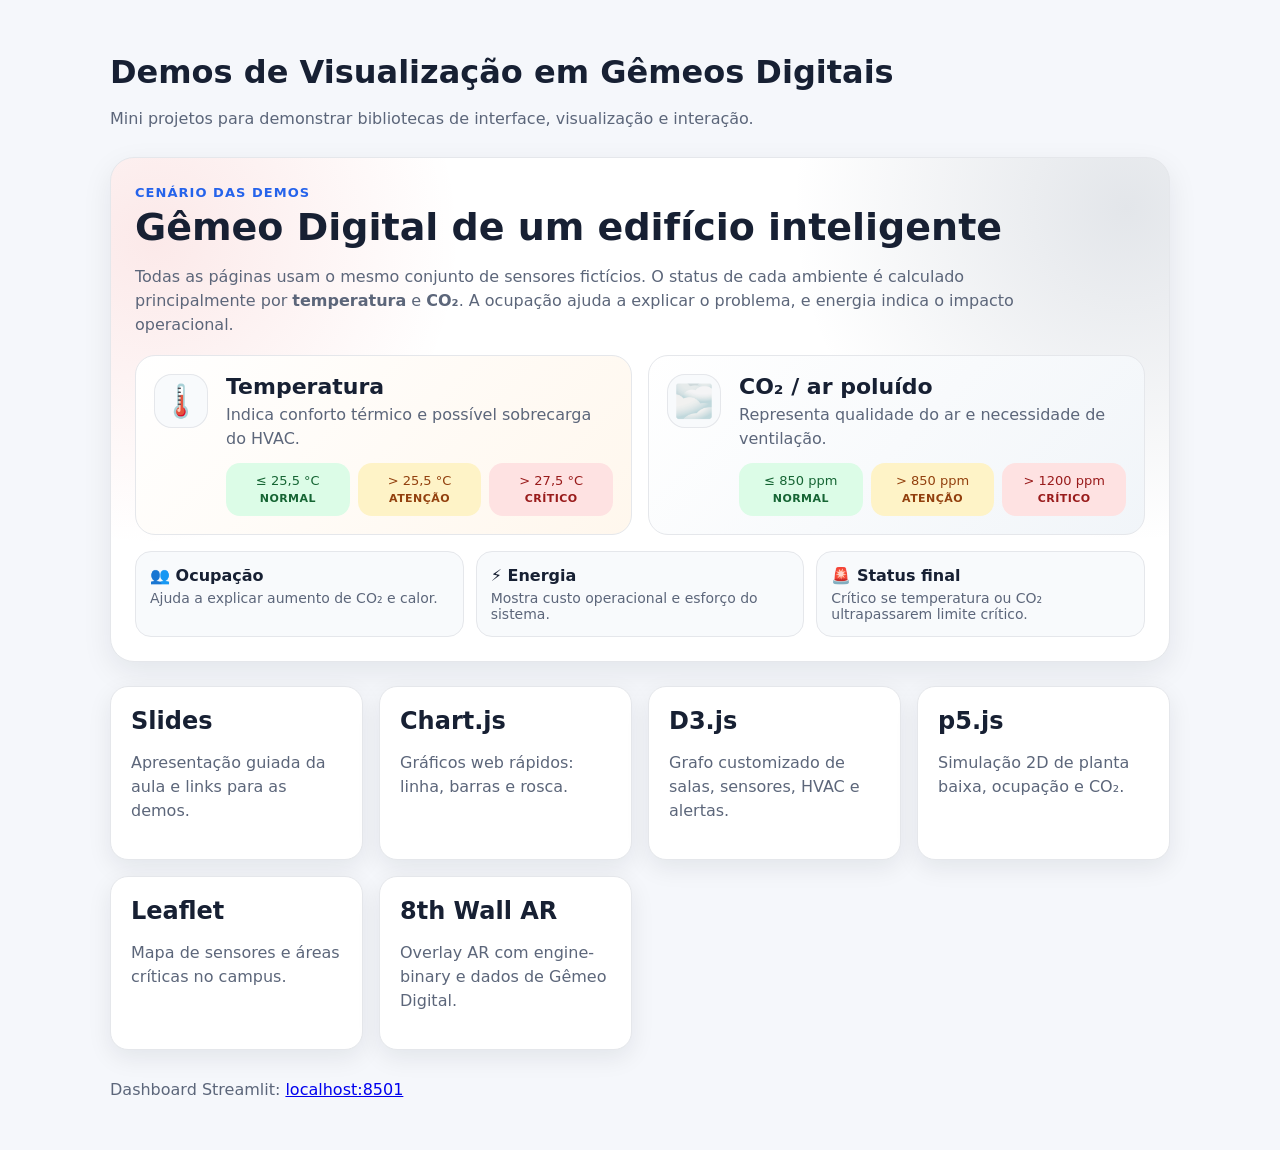
<file: web/index.html>
<!doctype html>
<html lang="pt-BR">
<head>
  <meta charset="utf-8" />
  <meta name="viewport" content="width=device-width, initial-scale=1" />
  <title>Demos - Gêmeos Digitais</title>
  <link rel="stylesheet" href="style.css" />
</head>
<body>
  <main class="container">
    <h1>Demos de Visualização em Gêmeos Digitais</h1>
    <p>Mini projetos para demonstrar bibliotecas de interface, visualização e interação.</p>

    <section class="metrics-panel">
      <div class="metrics-intro">
        <span class="eyebrow">Cenário das demos</span>
        <h2>Gêmeo Digital de um edifício inteligente</h2>
        <p>
          Todas as páginas usam o mesmo conjunto de sensores fictícios.
          O status de cada ambiente é calculado principalmente por
          <strong>temperatura</strong> e <strong>CO₂</strong>.
          A ocupação ajuda a explicar o problema, e energia indica o impacto operacional.
        </p>
      </div>

      <div class="metric-cards">
        <article class="metric-card thermometer">
          <div class="metric-icon" aria-hidden="true">🌡️</div>
          <div>
            <h3>Temperatura</h3>
            <p>Indica conforto térmico e possível sobrecarga do HVAC.</p>
            <div class="status-scale">
              <span class="scale-item normal">≤ 25,5 °C<br><b>normal</b></span>
              <span class="scale-item atencao">&gt; 25,5 °C<br><b>atenção</b></span>
              <span class="scale-item critico">&gt; 27,5 °C<br><b>crítico</b></span>
            </div>
          </div>
        </article>

        <article class="metric-card air">
          <div class="metric-icon" aria-hidden="true">🌫️</div>
          <div>
            <h3>CO₂ / ar poluído</h3>
            <p>Representa qualidade do ar e necessidade de ventilação.</p>
            <div class="status-scale">
              <span class="scale-item normal">≤ 850 ppm<br><b>normal</b></span>
              <span class="scale-item atencao">&gt; 850 ppm<br><b>atenção</b></span>
              <span class="scale-item critico">&gt; 1200 ppm<br><b>crítico</b></span>
            </div>
          </div>
        </article>
      </div>

      <div class="support-metrics">
        <div>
          <strong>👥 Ocupação</strong>
          <span>Ajuda a explicar aumento de CO₂ e calor.</span>
        </div>
        <div>
          <strong>⚡ Energia</strong>
          <span>Mostra custo operacional e esforço do sistema.</span>
        </div>
        <div>
          <strong>🚨 Status final</strong>
          <span>Crítico se temperatura ou CO₂ ultrapassarem limite crítico.</span>
        </div>
      </div>
    </section>

    <section class="grid">
      <a class="card" href="slides/">
        <h2>Slides</h2>
        <p>Apresentação guiada da aula e links para as demos.</p>
      </a>
      <a class="card" href="chartjs/">
        <h2>Chart.js</h2>
        <p>Gráficos web rápidos: linha, barras e rosca.</p>
      </a>
      <a class="card" href="d3/">
        <h2>D3.js</h2>
        <p>Grafo customizado de salas, sensores, HVAC e alertas.</p>
      </a>
      <a class="card" href="p5/">
        <h2>p5.js</h2>
        <p>Simulação 2D de planta baixa, ocupação e CO₂.</p>
      </a>
      <a class="card" href="leaflet/">
        <h2>Leaflet</h2>
        <p>Mapa de sensores e áreas críticas no campus.</p>
      </a>
      <a class="card" href="8thwall-digital-twin/">
        <h2>8th Wall AR</h2>
        <p>Overlay AR com engine-binary e dados de Gêmeo Digital.</p>
      </a>
    </section>

    <p class="note">Dashboard Streamlit: <a href="http://localhost:8501">localhost:8501</a></p>
  </main>
</body>
</html>
</file>
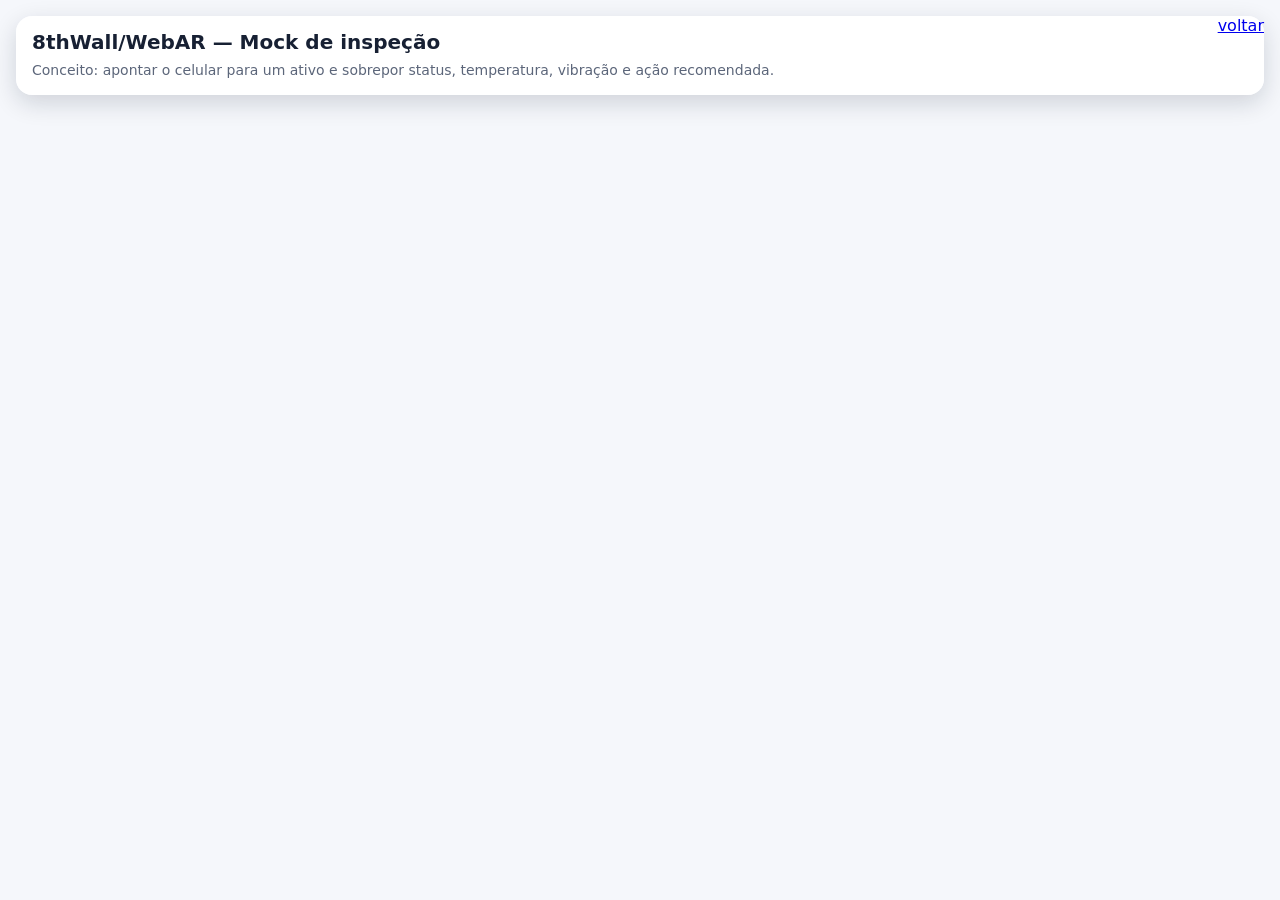
<file: web/8thwall-mock/index.html>
<!doctype html>
<html lang="pt-BR">
<head>
  <meta charset="utf-8" />
  <meta name="viewport" content="width=device-width, initial-scale=1" />
  <title>8thWall Mock - Overlay AR</title>
  <link rel="stylesheet" href="../style.css" />
  <script src="https://aframe.io/releases/1.5.0/aframe.min.js"></script>
  <style>
    body { margin: 0; }
    .hud {
      position: fixed; z-index: 5; left: 16px; right: 16px; top: 16px;
      background: rgba(255,255,255,.92); padding: 14px 16px; border-radius: 16px;
      box-shadow: 0 8px 24px rgba(15,23,42,.16);
    }
    .hud h1 { font-size: 20px; margin: 0 0 6px; }
    .hud p { margin: 0; font-size: 14px; }
    .back { position: fixed; z-index: 6; right: 16px; top: 16px; }
  </style>
</head>
<body>
  <a class="back" href="../">voltar</a>
  <div class="hud">
    <h1>8thWall/WebAR — Mock de inspeção</h1>
    <p>Conceito: apontar o celular para um ativo e sobrepor status, temperatura, vibração e ação recomendada.</p>
  </div>

  <a-scene background="color: #e5e7eb" embedded>
    <a-entity position="0 1.6 4">
      <a-camera></a-camera>
    </a-entity>

    <a-entity position="0 1.5 -3" rotation="0 25 0">
      <a-box position="0 0 0" depth="0.9" height="1.4" width="1.2" color="#64748b"></a-box>
      <a-cylinder position="0 .95 0" radius=".35" height=".2" color="#334155"></a-cylinder>
      <a-text value="HVAC-A" position="-.45 .2 .48" color="#fff" width="3"></a-text>
    </a-entity>

    <a-plane position="1.45 1.75 -2.65" rotation="0 -20 0" width="1.85" height="1.2" color="#111827" opacity="0.92"></a-plane>
    <a-text value="Ativo: HVAC-A\nStatus: ATENCAO\nTemp: 27.2 C\nVibracao: 6.8 mm/s\nCO2 zona: 1180 ppm\nAcao: verificar filtros" position=".62 2.08 -2.58" rotation="0 -20 0" width="2.1" color="#fff"></a-text>
    <a-sphere position=".68 1.2 -2.55" radius=".08" color="#ca8a04"></a-sphere>

    <a-light type="ambient" intensity="0.75"></a-light>
    <a-light type="directional" position="2 4 3" intensity="0.8"></a-light>
  </a-scene>
</body>
</html>
</file>
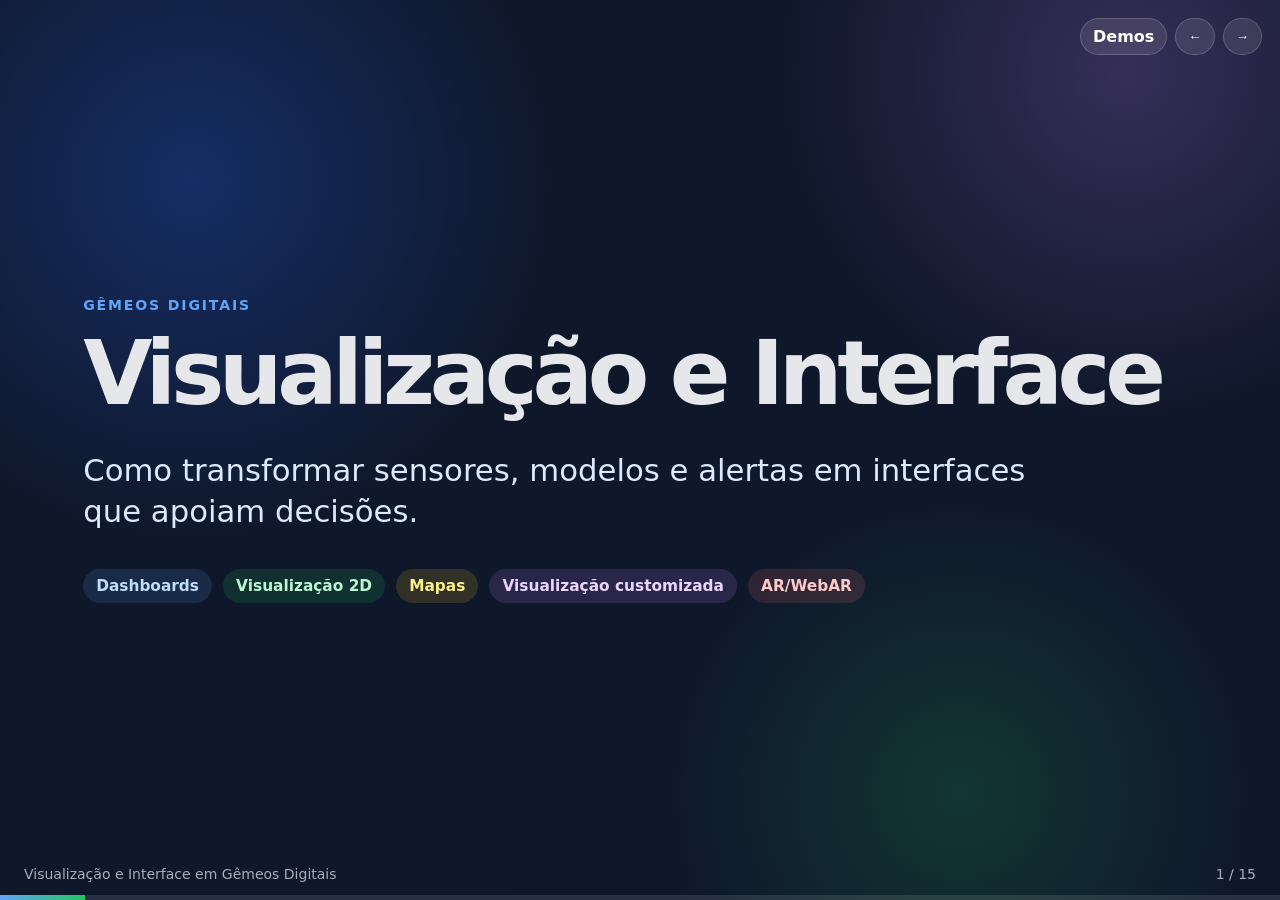
<file: web/slides/index.html>
<!doctype html>
<html lang="pt-BR">
<head>
  <meta charset="utf-8" />
  <meta name="viewport" content="width=device-width, initial-scale=1" />
  <title>Slides — Visualização em Gêmeos Digitais</title>
  <style>
    :root {
      --bg: #0f172a;
      --panel: #111827;
      --card: rgba(255,255,255,.08);
      --card-border: rgba(255,255,255,.14);
      --text: #e5e7eb;
      --muted: #94a3b8;
      --blue: #60a5fa;
      --green: #22c55e;
      --yellow: #facc15;
      --red: #f87171;
      --purple: #c084fc;
      --cyan: #22d3ee;
    }

    * { box-sizing: border-box; }
    html, body { margin: 0; height: 100%; overflow: hidden; }
    body {
      font-family: Inter, ui-sans-serif, system-ui, -apple-system, BlinkMacSystemFont, "Segoe UI", sans-serif;
      background:
        radial-gradient(circle at 15% 20%, rgba(37, 99, 235, .30), transparent 28%),
        radial-gradient(circle at 88% 8%, rgba(192, 132, 252, .22), transparent 25%),
        radial-gradient(circle at 75% 88%, rgba(34, 197, 94, .18), transparent 24%),
        var(--bg);
      color: var(--text);
    }

    .deck { width: 100vw; height: 100vh; position: relative; }
    .slide {
      position: absolute;
      inset: 0;
      display: none;
      padding: 5.4vh 6.5vw;
      align-items: center;
      justify-content: center;
    }
    .slide.active { display: flex; }
    .content { width: min(1220px, 100%); }

    .kicker {
      color: var(--blue);
      text-transform: uppercase;
      letter-spacing: .13em;
      font-weight: 850;
      font-size: clamp(12px, 1.1vw, 17px);
      margin-bottom: 14px;
    }

    h1, h2 { margin: 0; line-height: 1.03; }
    h1 { font-size: clamp(44px, 7vw, 96px); letter-spacing: -0.06em; }
    h2 { font-size: clamp(34px, 4.8vw, 70px); letter-spacing: -0.045em; }
    h3 { margin: 0 0 8px; font-size: clamp(21px, 2vw, 32px); }
    h4 { margin: 0 0 8px; font-size: clamp(17px, 1.45vw, 22px); color: #dbeafe; }
    p, li { font-size: clamp(18px, 1.7vw, 28px); line-height: 1.34; color: var(--muted); }
    p.lead { font-size: clamp(23px, 2.4vw, 38px); max-width: 1000px; color: #dbeafe; }
    strong { color: white; }
    small { color: #cbd5e1; }

    .grid { display: grid; gap: 18px; }
    .grid.cols-2 { grid-template-columns: repeat(2, minmax(0, 1fr)); }
    .grid.cols-3 { grid-template-columns: repeat(3, minmax(0, 1fr)); }
    .grid.cols-4 { grid-template-columns: repeat(4, minmax(0, 1fr)); }

    .card {
      background: var(--card);
      border: 1px solid var(--card-border);
      border-radius: 26px;
      padding: 22px;
      box-shadow: 0 24px 60px rgba(0,0,0,.18);
      backdrop-filter: blur(10px);
    }
    .card.light { background: rgba(255,255,255,.94); color: #172033; }
    .card.light p, .card.light li { color: #475569; }
    .card.light strong { color: #0f172a; }

    .pill {
      display: inline-flex;
      align-items: center;
      gap: 8px;
      border-radius: 999px;
      padding: 8px 13px;
      background: rgba(96,165,250,.14);
      color: #bfdbfe;
      font-weight: 800;
      font-size: clamp(13px, 1.2vw, 18px);
      margin: 6px 6px 0 0;
    }
    .pill.green { background: rgba(34,197,94,.14); color: #bbf7d0; }
    .pill.yellow { background: rgba(250,204,21,.14); color: #fef08a; }
    .pill.red { background: rgba(248,113,113,.14); color: #fecaca; }
    .pill.purple { background: rgba(192,132,252,.14); color: #e9d5ff; }

    .flow {
      display: grid;
      grid-template-columns: repeat(6, minmax(0, 1fr));
      gap: 10px;
      align-items: center;
      margin-top: 28px;
    }
    .step {
      text-align: center;
      padding: 18px 12px;
      border-radius: 22px;
      background: rgba(255,255,255,.1);
      border: 1px solid rgba(255,255,255,.16);
      font-size: clamp(15px, 1.45vw, 23px);
      font-weight: 850;
    }

    .two-pane {
      display: grid;
      grid-template-columns: .92fr 1.08fr;
      gap: 28px;
      align-items: stretch;
      margin-top: 28px;
    }
    .tool-title { display: flex; gap: 14px; align-items: center; margin-bottom: 10px; }
    .tool-icon { font-size: clamp(34px, 4vw, 58px); line-height: 1; }
    .tool-title h2 { font-size: clamp(34px, 4.5vw, 66px); }

    .compact p, .compact li { font-size: clamp(16px, 1.32vw, 22px); }
    .compact ul { padding-left: 22px; margin: 10px 0 0; }

    .demo-link {
      display: inline-block;
      text-decoration: none;
      color: white;
      padding: 13px 16px;
      border-radius: 15px;
      background: rgba(96,165,250,.18);
      border: 1px solid rgba(96,165,250,.34);
      margin: 8px 8px 0 0;
      font-size: clamp(16px, 1.25vw, 21px);
      font-weight: 850;
    }
    .demo-link:hover { background: rgba(96,165,250,.30); }
    .demo-link.dark { color: #2563eb; background: rgba(37,99,235,.08); border-color: rgba(37,99,235,.18); }

    .mini-table { display: grid; gap: 10px; margin-top: 18px; }
    .row {
      display: grid;
      grid-template-columns: 185px 1fr;
      gap: 12px;
      padding: 12px 14px;
      border-radius: 16px;
      background: rgba(255,255,255,.07);
      border: 1px solid rgba(255,255,255,.12);
      align-items: center;
    }
    .row b { color: #fff; }
    .row span { color: #cbd5e1; font-size: clamp(15px, 1.18vw, 20px); line-height: 1.28; }

    .decision { min-height: 160px; }
    .decision p { font-size: clamp(15px, 1.25vw, 20px); margin-bottom: 0; }

    .qr-slide {
      display: grid;
      grid-template-columns: .92fr minmax(280px, 420px);
      gap: 38px;
      align-items: center;
      margin-top: 28px;
    }
    .qr-box {
      background: white;
      border-radius: 30px;
      padding: 22px;
      box-shadow: 0 28px 70px rgba(0,0,0,.28);
    }
    .qr-box img {
      display: block;
      width: 100%;
      height: auto;
      border-radius: 18px;
    }
    .qr-caption {
      margin-top: 14px;
      color: #cbd5e1;
      font-size: clamp(15px, 1.2vw, 20px);
    }

    .metric-legend {
      display: grid;
      grid-template-columns: repeat(2, minmax(0, 1fr));
      gap: 14px;
      margin-top: 18px;
    }
    .metric-box h4 { margin-bottom: 12px; }
    .scale {
      display: grid;
      grid-template-columns: repeat(3, minmax(0, 1fr));
      gap: 8px;
    }
    .scale span {
      display: block;
      border-radius: 14px;
      padding: 10px 8px;
      font-size: clamp(12px, .95vw, 15px);
      line-height: 1.2;
      text-align: center;
      color: #0f172a;
      font-weight: 750;
    }
    .scale .ok { background: #bbf7d0; }
    .scale .warn { background: #fef08a; }
    .scale .bad { background: #fecaca; }
    .scenario-text p { font-size: clamp(15px, 1.22vw, 20px); margin: 10px 0 0; }

    .footer {
      position: fixed;
      left: 24px;
      right: 24px;
      bottom: 18px;
      display: flex;
      justify-content: space-between;
      gap: 20px;
      color: rgba(226,232,240,.72);
      font-size: 14px;
      z-index: 20;
      pointer-events: none;
    }
    .progress {
      position: fixed;
      left: 0;
      right: 0;
      bottom: 0;
      height: 5px;
      background: rgba(255,255,255,.1);
      z-index: 30;
    }
    .bar { height: 100%; background: linear-gradient(90deg, var(--blue), var(--green)); width: 0; }

    .nav {
      position: fixed;
      top: 18px;
      right: 18px;
      z-index: 40;
      display: flex;
      gap: 8px;
    }
    .nav button, .nav a {
      border: 1px solid rgba(255,255,255,.18);
      background: rgba(255,255,255,.1);
      color: white;
      border-radius: 999px;
      padding: 8px 12px;
      text-decoration: none;
      cursor: pointer;
      font-weight: 800;
    }

    .note { font-size: clamp(15px, 1.25vw, 20px); color: #cbd5e1; }
    .blue { color: var(--blue); }
    .green { color: var(--green); }
    .yellow { color: var(--yellow); }
    .red { color: var(--red); }
    .purple { color: var(--purple); }
    .cyan { color: var(--cyan); }

    @media (max-width: 900px) {
      html, body { overflow: auto; }
      .slide { padding: 6vh 5vw 10vh; align-items: flex-start; overflow-y: auto; }
      .grid.cols-2, .grid.cols-3, .grid.cols-4, .two-pane, .flow, .metric-legend, .qr-slide { grid-template-columns: 1fr; }
      .row { grid-template-columns: 1fr; }
      .footer { display: none; }
      .nav { top: auto; bottom: 14px; left: 14px; right: 14px; justify-content: center; }
    }

    @media print {
      html, body { height: auto; overflow: auto; background: white; color: black; }
      .slide { position: relative; display: flex !important; min-height: 100vh; page-break-after: always; background: white; color: black; }
      .nav, .footer, .progress { display: none; }
      .card, .row { border: 1px solid #ddd; background: white; color: black; box-shadow: none; }
      p, li, .row span { color: #333; }
      strong, .row b { color: #000; }
    }
  </style>
</head>
<body>
  <div class="deck">
    <section class="slide active">
  <div class="content">
    <div class="kicker">Gêmeos Digitais</div>
    <h1>Visualização e Interface</h1>
    <p class="lead">Como transformar sensores, modelos e alertas em interfaces que apoiam decisões.</p>
    <div>
      <span class="pill">Dashboards</span>
      <span class="pill green">Visualização 2D</span>
      <span class="pill yellow">Mapas</span>
      <span class="pill purple">Visualização customizada</span>
      <span class="pill red">AR/WebAR</span>
    </div>
  </div>
</section>

    <section class="slide">
  <div class="content">
    <div class="kicker">Ideia central</div>
    <h2>A interface ideal depende da decisão</h2>
    <div class="grid cols-2" style="margin-top:34px">
      <div class="card">
        <h3>Não é só “mostrar dados”</h3>
        <p>Uma boa interface responde: <strong>o que está acontecendo?</strong>, <strong>onde?</strong>, <strong>qual o risco?</strong> e <strong>o que fazer?</strong></p>
      </div>
      <div class="card">
        <h3>É uma camada operacional</h3>
        <p>Ela conecta dados, modelo, contexto físico e usuário para apoiar monitoramento, diagnóstico, simulação ou ação.</p>
      </div>
    </div>
  </div>
</section>

    <section class="slide">
  <div class="content">
    <div class="kicker">Cenário das demos</div>
    <h2>Gêmeo Digital de um edifício inteligente</h2>
    <div class="flow">
      <div class="step">Salas</div>
      <div class="step">Sensores</div>
      <div class="step">Gateway</div>
      <div class="step">Modelo</div>
      <div class="step">Alerta</div>
      <div class="step">Operador</div>
    </div>

    <div class="grid cols-2" style="margin-top:24px">
      <div class="card scenario-text compact">
        <h3>O que está sendo simulado?</h3>
        <p>Um laboratório/edifício com ambientes monitorados por sensores fictícios. Cada ambiente envia leituras de <strong>temperatura</strong>, <strong>CO₂</strong>, <strong>ocupação</strong> e <strong>energia</strong>.</p>
        <p>A interface transforma essas leituras em <strong>estado operacional</strong>: normal, atenção ou crítico. Assim, a aula compara como cada ferramenta apoia uma decisão diferente.</p>
      </div>
      <div class="card scenario-text compact">
        <h3>Como interpretar o status?</h3>
        <p>O status final fica <strong>crítico</strong> se temperatura ou CO₂ ultrapassarem o limite crítico. Fica em <strong>atenção</strong> se alguma métrica passar do limite de atenção.</p>
        <p>Ocupação ajuda a explicar o aumento de CO₂ e calor. Energia indica impacto operacional e esforço do sistema HVAC.</p>
      </div>
    </div>

    <div class="metric-legend">
      <div class="card metric-box compact">
        <h4>🌡️ Temperatura — conforto e HVAC</h4>
        <div class="scale">
          <span class="ok">≤ 25,5 °C<br>normal</span>
          <span class="warn">&gt; 25,5 °C<br>atenção</span>
          <span class="bad">&gt; 27,5 °C<br>crítico</span>
        </div>
      </div>
      <div class="card metric-box compact">
        <h4>🌫️ CO₂ — qualidade do ar</h4>
        <div class="scale">
          <span class="ok">≤ 850 ppm<br>normal</span>
          <span class="warn">&gt; 850 ppm<br>atenção</span>
          <span class="bad">&gt; 1200 ppm<br>crítico</span>
        </div>
      </div>
    </div>
  </div>
</section>

    <section class="slide">
  <div class="content">
    <div class="tool-title"><div class="tool-icon">📊</div><h2>Chart.js</h2></div>
    <p class="lead">Biblioteca JavaScript para criar gráficos responsivos em páginas web com pouca configuração.</p>
    <div class="two-pane compact">
      <div class="card light">
        <h3>O que é</h3>
        <p>Chart.js entrega componentes prontos para gráficos comuns: linha, barra, rosca, radar, dispersão e área.</p>
        <p>É indicada quando a aplicação web precisa incorporar visualizações tradicionais de forma rápida e leve.</p>
      </div>
      <div class="card compact">
        <h3>Quando usar em Gêmeos Digitais</h3>
        <ul>
          <li>séries temporais de sensores;</li>
          <li>comparação entre ativos ou ambientes;</li>
          <li>distribuição de estados;</li>
          <li>painéis web simples integrados a Flask, Node, Django etc.</li>
        </ul>
        <a class="demo-link" href="../chartjs/">Abrir demo Chart.js →</a>
      </div>
    </div>
  </div>
</section>

    <section class="slide">
  <div class="content">
    <div class="tool-title"><div class="tool-icon">🐍</div><h2>Streamlit</h2></div>
    <p class="lead">Framework Python para transformar scripts de análise de dados em aplicações web interativas.</p>
    <div class="two-pane compact">
      <div class="card light">
        <h3>O que é</h3>
        <p>Streamlit permite criar interfaces com poucas linhas de Python: métricas, filtros, tabelas, gráficos, upload de arquivos e layout em colunas.</p>
        <p>É muito usado para prototipação, ciência de dados, ML e dashboards internos.</p>
      </div>
      <div class="card compact">
        <h3>Quando usar em Gêmeos Digitais</h3>
        <ul>
          <li>prototipar dashboard operacional rapidamente;</li>
          <li>explorar dados de sensores e modelos preditivos;</li>
          <li>criar interfaces para especialistas técnicos;</li>
          <li>validar KPIs antes de desenvolver produto final.</li>
        </ul>
        <a class="demo-link" href="http://localhost:8501">Abrir Streamlit →</a>
      </div>
    </div>
  </div>
</section>

    <section class="slide">
  <div class="content">
    <div class="tool-title"><div class="tool-icon">🔗</div><h2>D3.js</h2></div>
    <p class="lead">Biblioteca JavaScript para visualização de dados customizada, baseada em SVG, Canvas e DOM.</p>
    <div class="two-pane compact">
      <div class="card light">
        <h3>O que é</h3>
        <p>D3 não é apenas uma biblioteca de gráficos prontos. Ela oferece primitivas para mapear dados em elementos visuais.</p>
        <p>É ideal quando a forma da visualização precisa ser desenhada conforme o problema.</p>
      </div>
      <div class="card compact">
        <h3>Quando usar em Gêmeos Digitais</h3>
        <ul>
          <li>grafos de sensores, ativos e dependências;</li>
          <li>fluxos de energia, processo ou informação;</li>
          <li>diagramas interativos e drill-down;</li>
          <li>visualizações que não cabem em gráfico padrão.</li>
        </ul>
        <a class="demo-link" href="../d3/">Abrir demo D3.js →</a>
      </div>
    </div>
  </div>
</section>

    <section class="slide">
  <div class="content">
    <div class="kicker">D3.js na aula</div>
    <h2>Mostrar a cadeia dado → decisão</h2>
    <div class="card" style="margin-top:28px">
      <p class="lead"><strong>Ambiente físico → sensor → gateway → modelo → alerta → operador</strong></p>
      <p>D3 ajuda a explicar que o Gêmeo Digital não é apenas o valor de um sensor. É uma rede de entidades, relações, modelos e ações.</p>
      <div>
        <span class="pill">entidades</span>
        <span class="pill purple">dependências</span>
        <span class="pill green">fluxo de informação</span>
        <span class="pill red">alertas</span>
      </div>
    </div>
  </div>
</section>

    <section class="slide">
  <div class="content">
    <div class="tool-title"><div class="tool-icon">🎨</div><h2>p5.js</h2></div>
    <p class="lead">Biblioteca JavaScript criativa para desenho, animação, interação e simulações em Canvas.</p>
    <div class="two-pane compact">
      <div class="card light">
        <h3>O que é</h3>
        <p>p5.js foi criada para tornar programação visual acessível. Ela facilita desenhar formas, animar partículas, capturar interação e simular comportamentos simples.</p>
        <p>É muito útil para protótipos visuais e experiências didáticas.</p>
      </div>
      <div class="card compact">
        <h3>Quando usar em Gêmeos Digitais</h3>
        <ul>
          <li>planta baixa interativa;</li>
          <li>simulação de fluxo de pessoas, ar, calor ou partículas;</li>
          <li>representação visual de zonas afetadas;</li>
          <li>interfaces experimentais e educacionais.</li>
        </ul>
        <a class="demo-link" href="../p5/">Abrir p5.js →</a>
      </div>
    </div>
  </div>
</section>

    <section class="slide">
  <div class="content">
    <div class="kicker">p5.js na aula</div>
    <h2>Representar comportamento, não só números</h2>
    <div class="mini-table">
      <div class="row"><b>Demonstração</b><span>Planta 2D com salas, pessoas/partículas, ocupação e risco de CO₂.</span></div>
      <div class="row"><b>Força</b><span>Boa para simular e comunicar dinâmica visual de forma intuitiva.</span></div>
      <div class="row"><b>Limite</b><span>Não é a melhor opção para dashboards empresariais tradicionais ou mapas geográficos.</span></div>
      <div class="row"><b>Mensagem</b><span>“Uma interface pode representar comportamento espacial e temporal, não apenas gráficos.”</span></div>
    </div>
  </div>
</section>

    <section class="slide">
  <div class="content">
    <div class="tool-title"><div class="tool-icon">🗺️</div><h2>Leaflet</h2></div>
    <p class="lead">Biblioteca JavaScript leve para mapas interativos, marcadores, camadas e popups.</p>
    <div class="two-pane compact">
      <div class="card light">
        <h3>O que é</h3>
        <p>Leaflet é uma das bibliotecas mais populares para mapas web 2D. Integra mapas base, marcadores, polígonos, círculos, popups e plugins.</p>
        <p>É simples, extensível e funciona bem em desktop e mobile.</p>
      </div>
      <div class="card compact">
        <h3>Quando usar em Gêmeos Digitais</h3>
        <ul>
          <li>sensores distribuídos em campus ou cidade;</li>
          <li>ativos em campo e inspeções;</li>
          <li>zonas de risco, rotas e áreas afetadas;</li>
          <li>interfaces de operação geográfica.</li>
        </ul>
        <a class="demo-link" href="../leaflet/">Abrir Leaflet →</a>
      </div>
    </div>
  </div>
</section>

    <section class="slide">
  <div class="content">
    <div class="tool-title"><div class="tool-icon">🥽</div><h2>8th Wall / WebAR</h2></div>
    <p class="lead">Stack para criar experiências AR e 3D no navegador, agora com componentes abertos em 8thwall.org.</p>
    <div class="two-pane compact">
      <div class="card light">
        <h3>O que é</h3>
        <p>8th Wall permite experiências WebAR sem instalar aplicativo nativo. A versão atual combina Studio Desktop, exemplos no GitHub e engine distribuída.</p>
        <p>O projeto passou a ser aberto; o SLAM continua distribuído como binário.</p>
      </div>
      <div class="card compact">
        <h3>Quando usar em Gêmeos Digitais</h3>
        <ul>
          <li>inspeção de ativo em campo;</li>
          <li>overlay de status, risco e instruções;</li>
          <li>manutenção assistida;</li>
          <li>treinamento operacional no ambiente físico.</li>
        </ul>
        <a class="demo-link" href="../8thwall-digital-twin/">Abrir 8th Wall →</a>
      </div>
    </div>
  </div>
</section>

    <section class="slide">
  <div class="content">
    <div class="kicker">Acesse as demos</div>
    <h2>Abra no celular durante a aula</h2>
    <div class="qr-slide">
      <div class="card compact">
        <h3>Escaneie o QR Code</h3>
        <p>Use a câmera do celular para abrir o link público da apresentação e testar as demos interativas.</p>
        <ul>
          <li>slides da aula;</li>
          <li>demos Chart.js, D3.js, p5.js e Leaflet;</li>
          <li>experiência 8th Wall/WebAR.</li>
        </ul>
        <p class="qr-caption">Link de acesso às demonstrações interativas da aula.</p>
      </div>
      <div class="qr-box">
        <img src="assets/qrcode.png" alt="QR Code para acessar as demos da aula" />
      </div>
    </div>
  </div>
</section>

    <section class="slide">
  <div class="content">
    <div class="kicker">Boas práticas</div>
    <h2>Interface deve reduzir incerteza</h2>
    <div class="grid cols-2" style="margin-top:28px">
      <div class="card compact">
        <h3>Princípios úteis</h3>
        <ul>
          <li>visão geral primeiro;</li>
          <li>zoom/filtro quando necessário;</li>
          <li>detalhes sob demanda;</li>
          <li>cores com significado operacional;</li>
          <li>alerta sempre ligado a ação sugerida.</li>
        </ul>
      </div>
      <div class="card compact">
        <h3>Evitar</h3>
        <ul>
          <li>excesso de gráficos sem decisão associada;</li>
          <li>cor decorativa confundida com status;</li>
          <li>AR/3D usado só por impacto visual;</li>
          <li>ocultar incerteza, latência ou qualidade do dado.</li>
        </ul>
      </div>
    </div>
  </div>
</section>

    <section class="slide">
  <div class="content">
    <div class="kicker">Atividade final</div>
    <h2>Projete a interface do seu Gêmeo Digital</h2>
    <div class="card" style="margin-top:28px">
      <ul>
        <li>Quais dados precisam aparecer?</li>
        <li>Quais KPIs indicam risco?</li>
        <li>Precisa de dashboard, mapa, 2D, 3D ou AR?</li>
        <li>Onde entram alertas e recomendações?</li>
        <li>Uma interface imersiva agrega valor ou é excesso?</li>
      </ul>
    </div>
  </div>
</section>

    <section class="slide">
  <div class="content">
    <div class="kicker">Comparação rápida</div>
    <h2>Qual ferramenta escolher?</h2>
    <div class="grid cols-3" style="margin-top:28px">
      <div class="card decision"><h3 class="blue">Acompanhar operação</h3><p>Streamlit e Chart.js para KPIs, tendência e comparação.</p></div>
      <div class="card decision"><h3 class="purple">Entender relações</h3><p>D3.js para entidades, dependências e fluxo de decisão.</p></div>
      <div class="card decision"><h3 class="green">Simular comportamento</h3><p>p5.js para planta, partículas e dinâmica visual.</p></div>
      <div class="card decision"><h3 class="yellow">Localizar problema</h3><p>Leaflet para sensores, zonas, rotas e território.</p></div>
      <div class="card decision"><h3 class="red">Inspecionar em campo</h3><p>8th Wall/WebAR para sobrepor dados ao ativo físico.</p></div>
      <div class="card decision"><h3 class="cyan">Pergunta-chave</h3><p>Qual decisão o usuário precisa tomar olhando para a interface?</p></div>
    </div>
  </div>
</section>
  </div>
  <div class="nav">
    <a href="../">Demos</a>
    <button id="prev">←</button>
    <button id="next">→</button>
  </div>
  <div class="footer"><span>Visualização e Interface em Gêmeos Digitais</span><span id="counter"></span></div>
  <div class="progress"><div id="bar" class="bar"></div></div>

  <script>
    const slides = [...document.querySelectorAll('.slide')]
    const counter = document.querySelector('#counter')
    const bar = document.querySelector('#bar')
    let current = Number(new URLSearchParams(location.search).get('s') || 0)

    function show(index) {
      current = Math.max(0, Math.min(slides.length - 1, index))
      slides.forEach((slide, i) => slide.classList.toggle('active', i === current))
      counter.textContent = `${current + 1} / ${slides.length}`
      bar.style.width = `${((current + 1) / slides.length) * 100}%`
      history.replaceState(null, '', `?s=${current}`)
    }

    function next() { show(current + 1) }
    function prev() { show(current - 1) }

    document.querySelector('#next').addEventListener('click', next)
    document.querySelector('#prev').addEventListener('click', prev)
    document.addEventListener('keydown', (event) => {
      if (['ArrowRight', 'PageDown', ' '].includes(event.key)) next()
      if (['ArrowLeft', 'PageUp', 'Backspace'].includes(event.key)) prev()
      if (event.key === 'Home') show(0)
      if (event.key === 'End') show(slides.length - 1)
    })
    show(current)
  </script>
</body>
</html>
</file>
<file: web/style.css>
:root {
  color-scheme: light;
  --bg: #f5f7fb;
  --card: #ffffff;
  --text: #172033;
  --muted: #5c667a;
  --blue: #2563eb;
  --green: #16a34a;
  --yellow: #ca8a04;
  --red: #dc2626;
}

* { box-sizing: border-box; }
body {
  margin: 0;
  font-family: system-ui, -apple-system, BlinkMacSystemFont, "Segoe UI", sans-serif;
  background: var(--bg);
  color: var(--text);
}
.container { max-width: 1100px; margin: 0 auto; padding: 32px 20px; }
h1 { margin-bottom: 8px; }
p { color: var(--muted); line-height: 1.5; }
.grid { display: grid; grid-template-columns: repeat(auto-fit, minmax(220px, 1fr)); gap: 16px; margin-top: 24px; }
.metrics-panel {
  margin-top: 26px;
  padding: 24px;
  border-radius: 24px;
  background:
    radial-gradient(circle at 4% 16%, rgba(220, 38, 38, .10), transparent 28%),
    radial-gradient(circle at 96% 10%, rgba(100, 116, 139, .18), transparent 30%),
    #ffffff;
  border: 1px solid #e5e7eb;
  box-shadow: 0 10px 30px rgba(15, 23, 42, .08);
}
.metrics-intro {
  max-width: 900px;
}
.metrics-intro h2 {
  margin: 4px 0 8px;
  font-size: clamp(24px, 3vw, 38px);
}
.eyebrow {
  display: inline-block;
  color: var(--blue);
  font-weight: 850;
  text-transform: uppercase;
  letter-spacing: .08em;
  font-size: 13px;
}
.metric-cards {
  display: grid;
  grid-template-columns: repeat(2, minmax(0, 1fr));
  gap: 16px;
  margin-top: 18px;
}
.metric-card {
  display: grid;
  grid-template-columns: 58px 1fr;
  gap: 14px;
  align-items: start;
  padding: 18px;
  border-radius: 20px;
  border: 1px solid #e5e7eb;
  background: rgba(255,255,255,.86);
}
.metric-card.thermometer {
  background: linear-gradient(135deg, #fff 0%, #fff7ed 100%);
}
.metric-card.air {
  background: linear-gradient(135deg, #fff 0%, #f1f5f9 100%);
}
.metric-icon {
  width: 54px;
  height: 54px;
  display: grid;
  place-items: center;
  border-radius: 18px;
  background: #f8fafc;
  font-size: 32px;
  box-shadow: inset 0 0 0 1px #e5e7eb;
}
.metric-card h3 {
  margin: 0 0 4px;
  font-size: 22px;
}
.metric-card p {
  margin: 0 0 12px;
}
.status-scale {
  display: grid;
  grid-template-columns: repeat(3, minmax(0, 1fr));
  gap: 8px;
}
.scale-item {
  padding: 10px;
  border-radius: 14px;
  font-size: 13px;
  line-height: 1.25;
  text-align: center;
}
.scale-item b {
  text-transform: uppercase;
  font-size: 11px;
  letter-spacing: .04em;
}
.support-metrics {
  display: grid;
  grid-template-columns: repeat(3, minmax(0, 1fr));
  gap: 12px;
  margin-top: 16px;
}
.support-metrics div {
  padding: 14px;
  border-radius: 16px;
  background: #f8fafc;
  border: 1px solid #e5e7eb;
}
.support-metrics strong,
.support-metrics span {
  display: block;
}
.support-metrics span {
  margin-top: 5px;
  color: var(--muted);
  font-size: 14px;
}
@media (max-width: 820px) {
  .metric-cards,
  .support-metrics {
    grid-template-columns: 1fr;
  }
  .metric-card {
    grid-template-columns: 1fr;
  }
  .status-scale {
    grid-template-columns: 1fr;
  }
}
.card {
  display: block;
  padding: 20px;
  border-radius: 18px;
  background: var(--card);
  color: inherit;
  text-decoration: none;
  box-shadow: 0 8px 24px rgba(15, 23, 42, .08);
  border: 1px solid #e5e7eb;
  transition: transform .15s ease, box-shadow .15s ease;
}
.card:hover { transform: translateY(-3px); box-shadow: 0 12px 32px rgba(15, 23, 42, .14); }
.card h2 { margin: 0 0 8px; }
.note { margin-top: 28px; }
.badge { display: inline-block; padding: 4px 10px; border-radius: 999px; font-size: 13px; font-weight: 700; }
.normal { background: #dcfce7; color: #166534; }
.atencao { background: #fef3c7; color: #92400e; }
.critico { background: #fee2e2; color: #991b1b; }
.panel { background: white; border-radius: 18px; padding: 18px; box-shadow: 0 8px 24px rgba(15, 23, 42, .08); }
</file>
